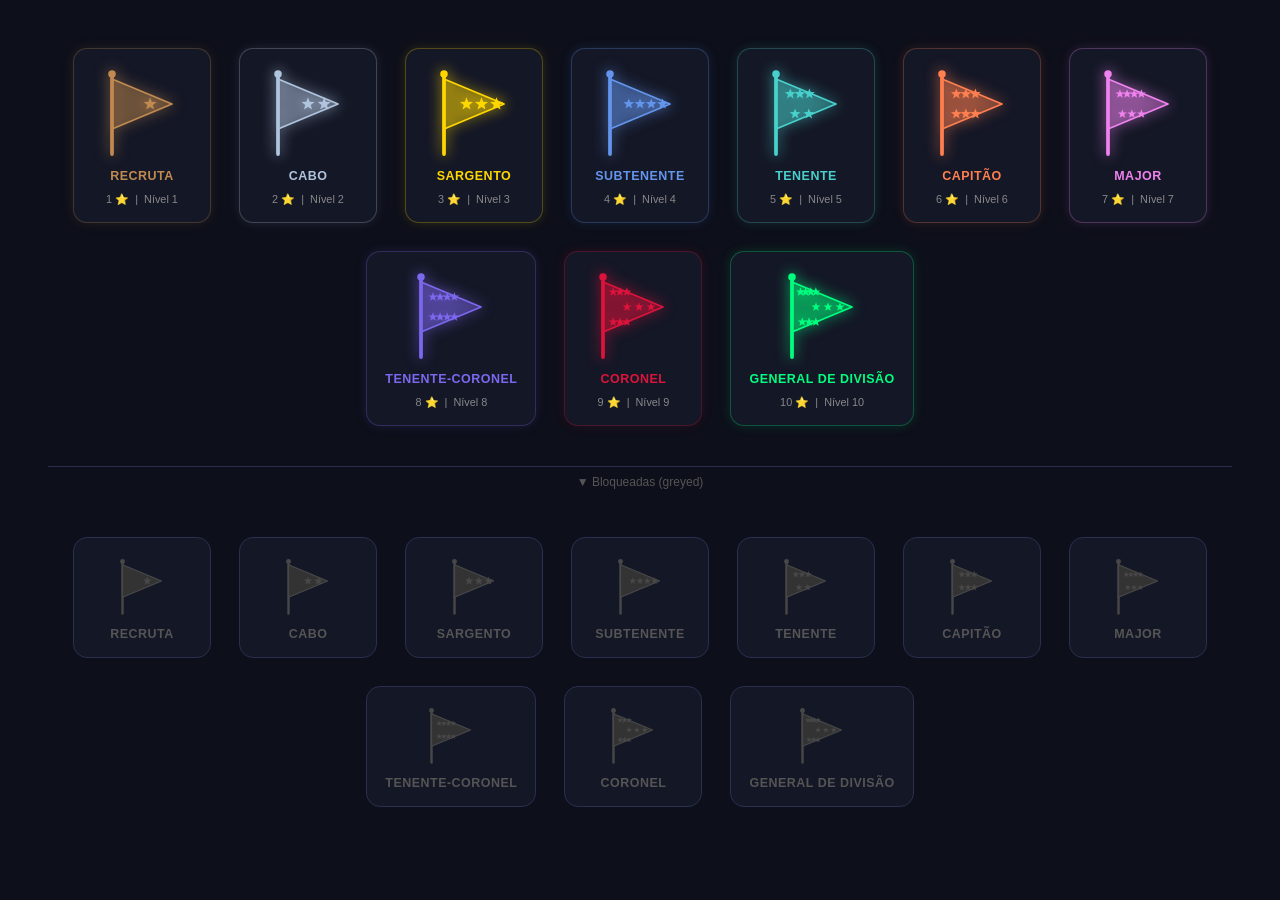
<file: preview_bandeiras.html>
<!DOCTYPE html>
<html lang="pt-BR">
<head>
<meta charset="UTF-8">
<title>Preview Bandeirinhas – QG do Combatente</title>
<style>
  body {
    background: #0d0f1a;
    font-family: 'Segoe UI', sans-serif;
    display: flex;
    flex-wrap: wrap;
    gap: 28px;
    padding: 40px;
    justify-content: center;
  }
  .card {
    background: #141726;
    border: 1px solid #2a2f50;
    border-radius: 14px;
    padding: 20px 18px 16px;
    display: flex;
    flex-direction: column;
    align-items: center;
    gap: 10px;
    min-width: 100px;
    transition: transform 0.2s, box-shadow 0.2s;
  }
  .card:hover { transform: translateY(-4px); box-shadow: 0 8px 32px rgba(0,0,0,0.5); }
  .card .label { color: #eee; font-size: 0.78rem; font-weight: 700; text-align: center; text-transform: uppercase; letter-spacing: 0.5px; }
  .card .sub   { color: #888; font-size: 0.68rem; text-align: center; }
</style>
</head>
<body>
<script>
const PATENTES = [
  { nome:"Recruta",           estrelas:1,  labelCor:"#c08a50" },
  { nome:"Cabo",              estrelas:2,  labelCor:"#b0c4de" },
  { nome:"Sargento",          estrelas:3,  labelCor:"#ffd700" },
  { nome:"Subtenente",        estrelas:4,  labelCor:"#6495ed" },
  { nome:"Tenente",           estrelas:5,  labelCor:"#48d1cc" },
  { nome:"Capitão",           estrelas:6,  labelCor:"#ff7f50" },
  { nome:"Major",             estrelas:7,  labelCor:"#ee82ee" },
  { nome:"Tenente-Coronel",   estrelas:8,  labelCor:"#7b68ee" },
  { nome:"Coronel",           estrelas:9,  labelCor:"#dc143c" },
  { nome:"General de Divisão",estrelas:10, labelCor:"#00ff7f" }
];

function starPath(cx, cy, r) {
  const pts = [];
  for (let i = 0; i < 10; i++) {
    const angle = (Math.PI / 5) * i - Math.PI / 2;
    const rad   = i % 2 === 0 ? r : r * 0.42;
    pts.push(`${(cx + Math.cos(angle) * rad).toFixed(2)},${(cy + Math.sin(angle) * rad).toFixed(2)}`);
  }
  return `M${pts.join('L')}Z`;
}

function renderPatentBadge(p, size = 72, greyed = false) {
  const c     = greyed ? '#484848' : p.labelCor;
  const cFlag = greyed ? '#333'    : `${p.labelCor}55`;
  const glow  = greyed ? 'none'    : `drop-shadow(0 0 7px ${p.labelCor}cc)`;
  const n     = Math.max(1, Math.min(10, p.estrelas || 1));
  const starR = n <= 3 ? 5.5 : n <= 6 ? 4.5 : 3.8;

  let rows = [];
  if (n <= 4) {
    rows = [Array.from({length: n})];
  } else if (n <= 8) {
    const r1 = Math.ceil(n / 2), r2 = n - r1;
    rows = [Array.from({length: r1}), Array.from({length: r2})];
  } else {
    const r1 = Math.ceil(n / 3), r2 = Math.ceil((n - r1) / 2), r3 = n - r1 - r2;
    rows = [Array.from({length: r1}), Array.from({length: r2}), Array.from({length: r3})];
  }

  const rowCount = rows.length;
  const starYs = rowCount === 1 ? [28] : rowCount === 2 ? [20, 36] : [16, 28, 40];
  const poleX = 8, flagTipX = 56;

  let starPaths = '';
  rows.forEach((row, ri) => {
    const ry = starYs[ri];
    const count = row.length;
    const triW = (flagTipX - poleX) * Math.max(0.3, 1 - Math.abs(ry - 28) / 22);
    const spacing = Math.min((triW * 0.75) / Math.max(count, 1), starR * 2 + 2);
    const totalW = spacing * (count - 1);
    const startX = poleX + (triW - totalW) / 2 + spacing / 2;
    for (let i = 0; i < count; i++) {
      starPaths += `<path d="${starPath(startX + i * spacing, ry, starR)}" fill="${c}"/>`;
    }
  });

  const w = size, h = Math.round(size * 72 / 64);
  return `<svg width="${w}" height="${h}" viewBox="0 0 64 72" fill="none"
    xmlns="http://www.w3.org/2000/svg" style="filter:${glow};display:block">
    <line x1="8" y1="4" x2="8" y2="68" stroke="${c}" stroke-width="3" stroke-linecap="round"/>
    <path d="M8,8 L56,28 L8,48 Z" fill="${cFlag}" stroke="${c}" stroke-width="1.5" stroke-linejoin="round"/>
    ${starPaths}
    <circle cx="8" cy="4" r="3" fill="${c}"/>
  </svg>`;
}

// Render cards
PATENTES.forEach((p, i) => {
  const card = document.createElement('div');
  card.className = 'card';
  card.style.borderColor = p.labelCor + '44';
  card.style.boxShadow = `0 0 12px ${p.labelCor}22`;
  card.innerHTML = `
    ${renderPatentBadge(p, 80)}
    <div class="label" style="color:${p.labelCor}">${p.nome}</div>
    <div class="sub">${p.estrelas} ⭐ &nbsp;|&nbsp; Nível ${i+1}</div>
  `;
  document.body.appendChild(card);
});

// Also show greyed out
const sep = document.createElement('div');
sep.style.cssText = 'width:100%;border-top:1px solid #2a2f50;margin:12px 0;flex-basis:100%;color:#555;text-align:center;font-size:0.75rem;font-family:sans-serif;padding:8px';
sep.textContent = '▼ Bloqueadas (greyed)';
document.body.appendChild(sep);

PATENTES.forEach(p => {
  const card = document.createElement('div');
  card.className = 'card';
  card.innerHTML = `
    ${renderPatentBadge(p, 52, true)}
    <div class="label" style="color:#555">${p.nome}</div>
  `;
  document.body.appendChild(card);
});
</script>
</body>
</html>
</file>
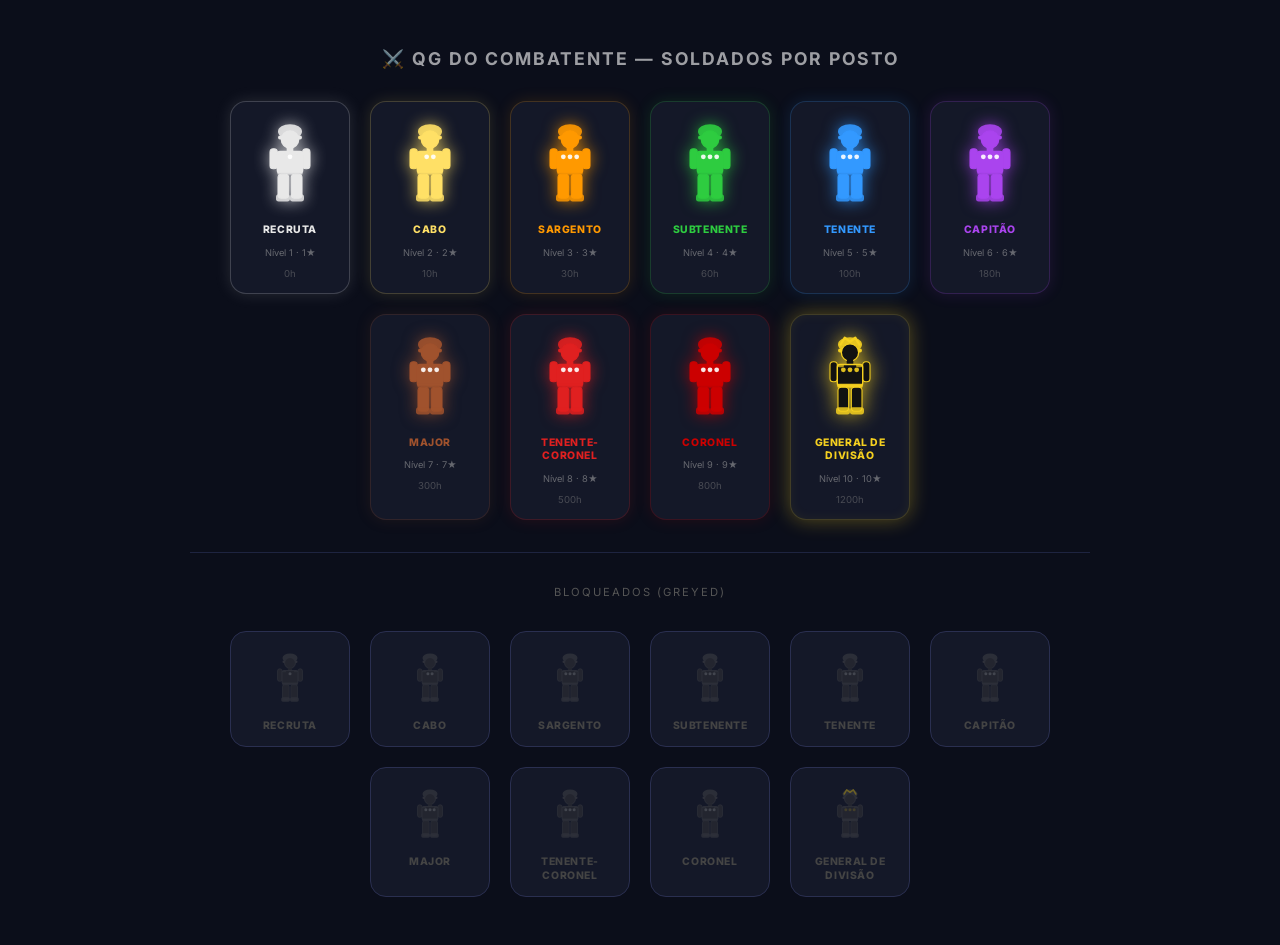
<file: preview_soldados.html>
<!DOCTYPE html>
<html lang="pt-BR">
<head>
<meta charset="UTF-8">
<title>Preview Soldados – QG do Combatente</title>
<link href="https://fonts.googleapis.com/css2?family=Inter:wght@700;800;900&display=swap" rel="stylesheet">
<style>
  * { box-sizing: border-box; margin: 0; padding: 0; }
  body {
    background: #0b0e1a;
    font-family: 'Inter', 'Segoe UI', sans-serif;
    padding: 48px 24px;
    display: flex;
    flex-direction: column;
    align-items: center;
    gap: 32px;
  }
  h1 { color: #fff; font-size: 1.1rem; letter-spacing: 2px; text-transform: uppercase; opacity: 0.6; }

  .grid {
    display: flex;
    flex-wrap: wrap;
    gap: 20px;
    justify-content: center;
    max-width: 900px;
  }

  .card {
    background: #141828;
    border-radius: 16px;
    padding: 20px 16px 14px;
    display: flex;
    flex-direction: column;
    align-items: center;
    gap: 10px;
    width: 120px;
    border: 1px solid transparent;
    transition: transform 0.2s, box-shadow 0.3s;
    cursor: default;
  }
  .card:hover {
    transform: translateY(-6px);
  }
  .card .rank-name {
    font-size: 0.65rem;
    font-weight: 800;
    text-transform: uppercase;
    letter-spacing: 0.6px;
    text-align: center;
    line-height: 1.3;
  }
  .card .rank-level {
    font-size: 0.58rem;
    opacity: 0.55;
    color: #aaa;
    text-align: center;
  }
  .card .rank-hours {
    font-size: 0.6rem;
    opacity: 0.45;
    color: #888;
  }

  hr { width: 100%; border: none; border-top: 1px solid #1e2440; max-width: 900px; }
  .section-label { color: #555; font-size: 0.7rem; text-transform: uppercase; letter-spacing: 2px; }
</style>
</head>
<body>
<h1>⚔️ QG do Combatente — Soldados por Posto</h1>

<div class="grid" id="grid-main"></div>

<hr>
<div class="section-label">Bloqueados (greyed)</div>
<div class="grid" id="grid-greyed"></div>

<script>
const PATENTES = [
  { nome: "Recruta",           horas: 0,    estrelas: 1,  labelCor: "#e8e8e8", cintura: "white"   },
  { nome: "Cabo",              horas: 10,   estrelas: 2,  labelCor: "#ffe066", cintura: "yellow"  },
  { nome: "Sargento",          horas: 30,   estrelas: 3,  labelCor: "#ff9900", cintura: "orange"  },
  { nome: "Subtenente",        horas: 60,   estrelas: 4,  labelCor: "#2ecc40", cintura: "green"   },
  { nome: "Tenente",           horas: 100,  estrelas: 5,  labelCor: "#3399ff", cintura: "blue"    },
  { nome: "Capitão",           horas: 180,  estrelas: 6,  labelCor: "#aa44ee", cintura: "purple"  },
  { nome: "Major",             horas: 300,  estrelas: 7,  labelCor: "#a0522d", cintura: "brown"   },
  { nome: "Tenente-Coronel",   horas: 500,  estrelas: 8,  labelCor: "#e02020", cintura: "red"     },
  { nome: "Coronel",           horas: 800,  estrelas: 9,  labelCor: "#cc0000", cintura: "darkred" },
  { nome: "General de Divisão",horas: 1200, estrelas: 10, labelCor: "#f5d020", cintura: "black"   }
];

function renderSoldier(p, size, greyed) {
  const isBlack  = p.cintura === 'black';
  const fill     = greyed ? '#3a3a3a' : (isBlack ? '#111' : p.labelCor);
  const outline  = greyed ? '#555'    : (isBlack ? '#f5d020' : p.labelCor);
  const glow     = greyed ? 'none'    : (isBlack
                    ? 'drop-shadow(0 0 10px #f5d020cc)'
                    : `drop-shadow(0 0 8px ${p.labelCor}bb)`);
  const opacity  = greyed ? 0.4 : 1;

  const n = Math.min(p.estrelas || 1, 10);
  let chestStars = '';
  const visibleStars = Math.min(n, 3);
  const starSpacing = 5;
  const startStarX = 24 - ((visibleStars - 1) * starSpacing) / 2;
  for (let i = 0; i < visibleStars; i++) {
    chestStars += `<circle cx="${(startStarX + i * starSpacing).toFixed(1)}" cy="26" r="1.8" fill="${isBlack ? '#f5d020' : '#fff'}" opacity="${greyed ? 0.4 : 0.9}"/>`;
  }

  const w = size;
  const h = Math.round(size * 68 / 48);

  return `<svg width="${w}" height="${h}" viewBox="0 0 48 68" fill="none"
      xmlns="http://www.w3.org/2000/svg"
      style="filter:${glow};display:block;opacity:${opacity}">
      <!-- Helmet -->
      <ellipse cx="24" cy="7" rx="9" ry="5.5" fill="${outline}" opacity="0.9"/>
      <rect x="15" y="10" width="18" height="3" rx="1.5" fill="${outline}"/>
      <!-- Head -->
      <circle cx="24" cy="13" r="6.5" fill="${fill}" stroke="${outline}" stroke-width="1"/>
      <!-- Neck -->
      <rect x="21.5" y="18.5" width="5" height="4" rx="1" fill="${fill}"/>
      <!-- Arms -->
      <rect x="9" y="20" width="5.5" height="15" rx="2.5" fill="${fill}" stroke="${outline}" stroke-width="0.8"/>
      <rect x="33.5" y="20" width="5.5" height="15" rx="2.5" fill="${fill}" stroke="${outline}" stroke-width="0.8"/>
      <!-- Torso -->
      <rect x="14.5" y="22" width="19" height="16" rx="2" fill="${fill}" stroke="${outline}" stroke-width="1"/>
      <!-- Epaulettes -->
      <rect x="14.5" y="22" width="5" height="2" rx="1" fill="${outline}" opacity="0.7"/>
      <rect x="28.5" y="22" width="5" height="2" rx="1" fill="${outline}" opacity="0.7"/>
      <!-- Chest stars -->
      ${chestStars}
      <!-- Belt -->
      <rect x="14.5" y="36.5" width="19" height="3" rx="1" fill="${outline}" opacity="${isBlack ? 0.95 : 0.7}"/>
      <!-- Legs -->
      <rect x="15" y="39" width="8" height="18" rx="2.5" fill="${fill}" stroke="${outline}" stroke-width="0.8"/>
      <rect x="25" y="39" width="8" height="18" rx="2.5" fill="${fill}" stroke="${outline}" stroke-width="0.8"/>
      <!-- Boots -->
      <rect x="13.5" y="54" width="10.5" height="5.5" rx="2" fill="${outline}" opacity="0.85"/>
      <rect x="24" y="54" width="10.5" height="5.5" rx="2" fill="${outline}" opacity="0.85"/>
      ${isBlack ? `<path d="M17 7 L20 2 L24 5 L28 2 L31 7" stroke="#f5d020" stroke-width="1.8" stroke-linecap="round" stroke-linejoin="round" fill="none"/>` : ''}
  </svg>`;
}

// Main grid
const grid = document.getElementById('grid-main');
PATENTES.forEach((p, i) => {
  const card = document.createElement('div');
  card.className = 'card';
  card.style.borderColor = p.labelCor + '33';
  card.style.boxShadow = p.cintura === 'black'
    ? `0 0 20px #f5d02055, inset 0 0 12px #f5d02011`
    : `0 0 16px ${p.labelCor}22`;
  card.innerHTML = `
    ${renderSoldier(p, 64, false)}
    <div class="rank-name" style="color:${p.cintura === 'black' ? '#f5d020' : p.labelCor}">${p.nome}</div>
    <div class="rank-level">Nível ${i + 1} · ${p.estrelas}★</div>
    <div class="rank-hours">${p.horas}h</div>
  `;
  grid.appendChild(card);
});

// Greyed grid
const grid2 = document.getElementById('grid-greyed');
PATENTES.forEach(p => {
  const card = document.createElement('div');
  card.className = 'card';
  card.style.borderColor = '#2a2f50';
  card.innerHTML = `
    ${renderSoldier(p, 40, true)}
    <div class="rank-name" style="color:#444">${p.nome}</div>
  `;
  grid2.appendChild(card);
});
</script>
</body>
</html>
</file>
